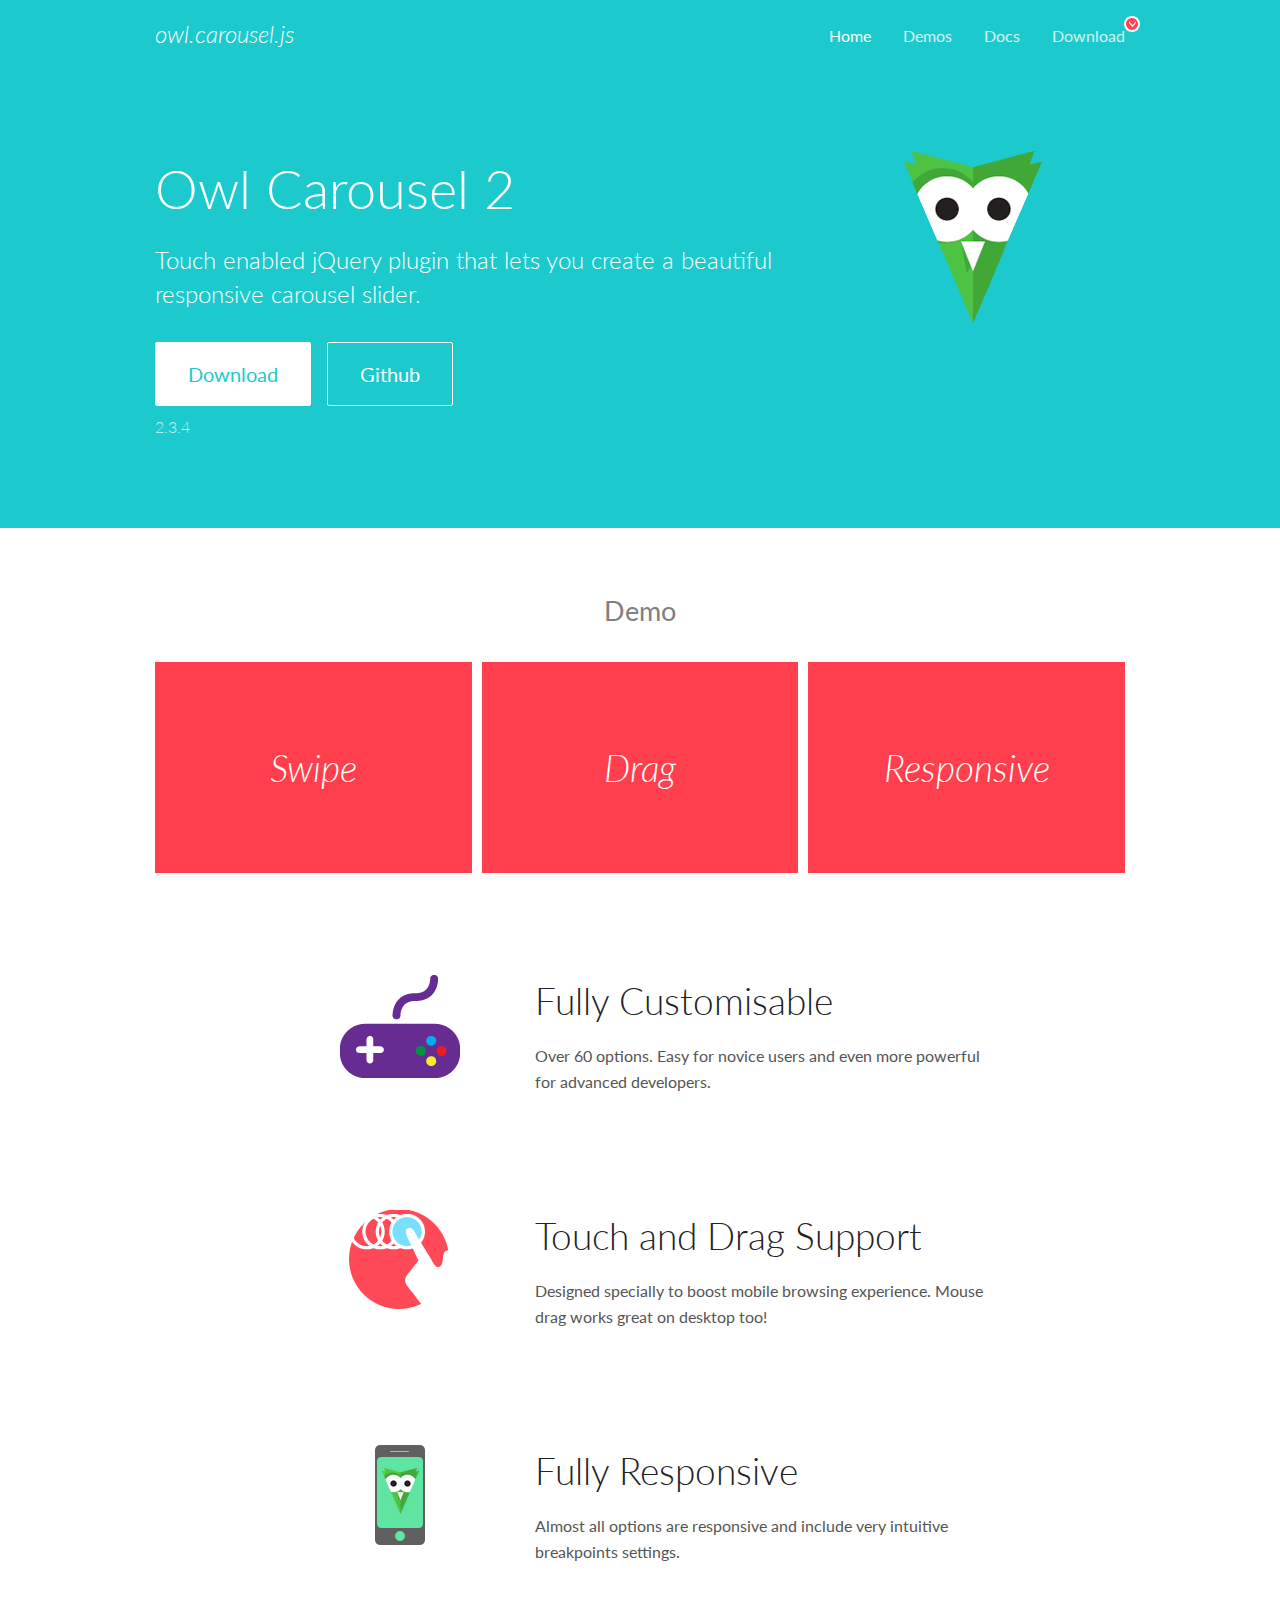
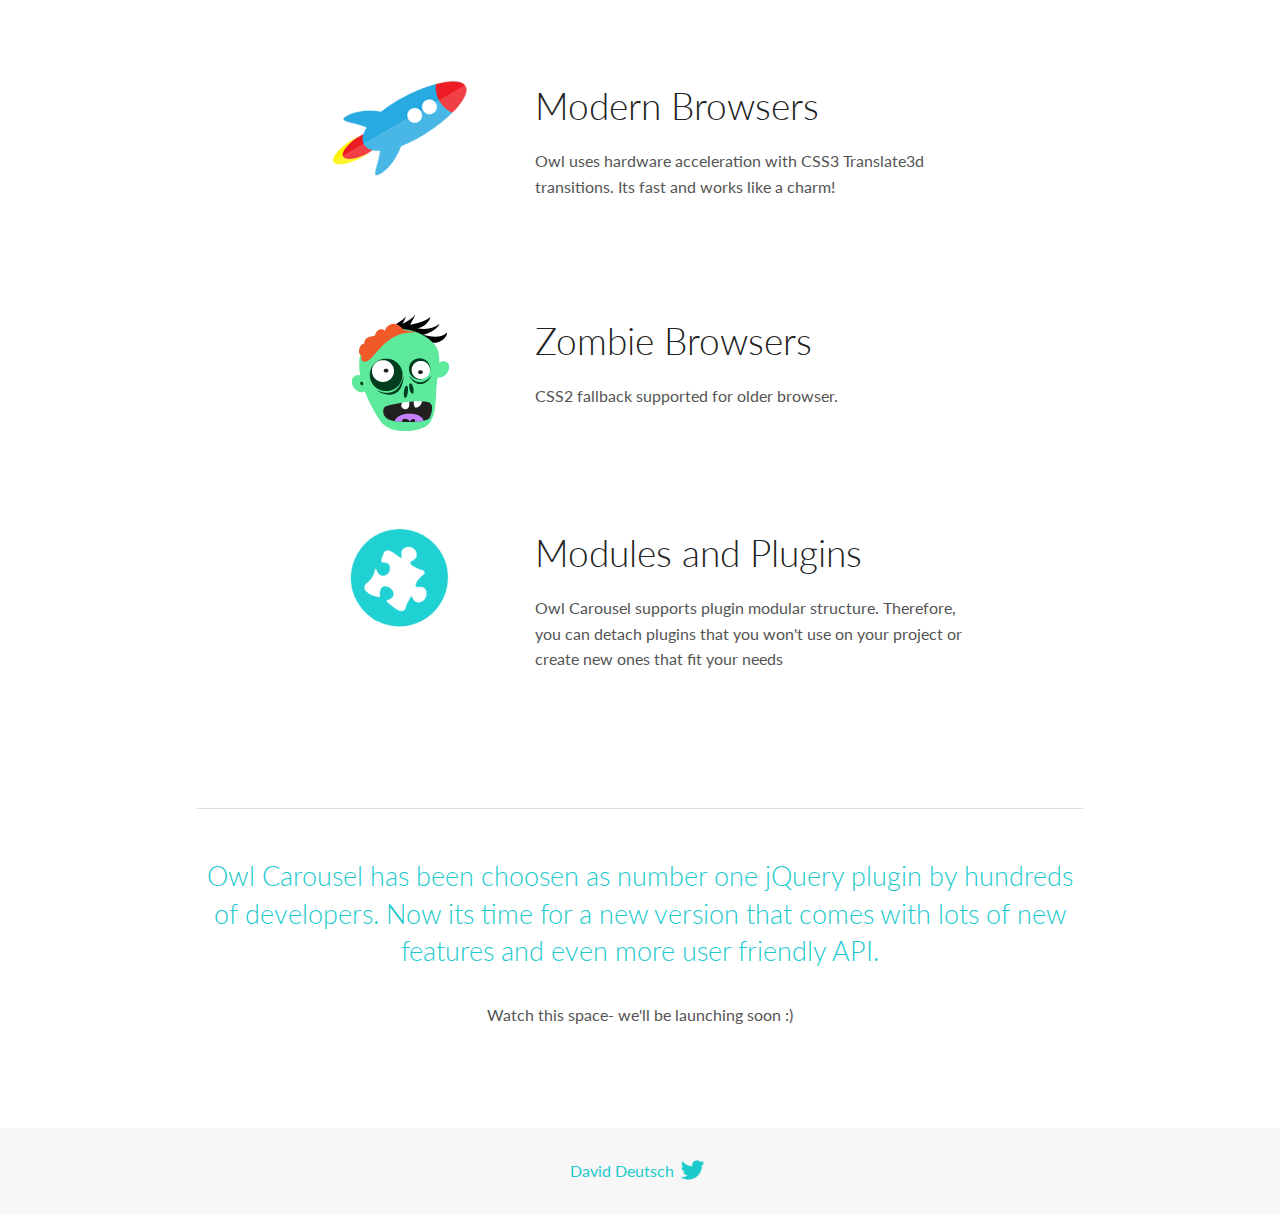
<file: OwlCarousel2-2.3.4/OwlCarousel2-2.3.4/docs/index.html>
<!DOCTYPE html>
<html lang="en">
  <head>

    <!-- head -->
    <meta charset="utf-8">
    <meta name="msapplication-tap-highlight" content="no" />
    <meta name="viewport" content="width=device-width, initial-scale=1.0" />
    <meta name="description" content="Touch enabled jQuery plugin that lets you create beautiful responsive carousel slider.">
    <meta name="author" content="David Deutsch">
    <title>
      Home | Owl Carousel | 2.3.4
    </title>

    <!-- Stylesheets -->
    <link href='https://fonts.googleapis.com/css?family=Lato:300,400,700,400italic,300italic' rel='stylesheet' type='text/css'>
    <link rel="stylesheet" href="assets/css/docs.theme.min.css">

    <!-- Owl Stylesheets -->
    <link rel="stylesheet" href="assets/owlcarousel/assets/owl.carousel.min.css">
    <link rel="stylesheet" href="assets/owlcarousel/assets/owl.theme.default.min.css">

    <!-- HTML5 shim and Respond.js IE8 support of HTML5 elements and media queries -->

    <!--[if lt IE 9]>
      <script src="https://oss.maxcdn.com/libs/html5shiv/3.7.0/html5shiv.js"></script>
      <script src="https://oss.maxcdn.com/libs/respond.js/1.3.0/respond.min.js"></script>
    <![endif]-->

    <!-- Favicons -->
    <link rel="apple-touch-icon-precomposed" sizes="144x144" href="assets/ico/apple-touch-icon-144-precomposed.png">
    <link rel="shortcut icon" href="assets/ico/favicon.png">
    <link rel="shortcut icon" href="favicon.ico">

    <!-- Yeah i know js should not be in header. Its required for demos.-->

    <!-- javascript -->
    <script src="assets/vendors/jquery.min.js"></script>
    <script src="assets/owlcarousel/owl.carousel.js"></script>
  </head>
  <body>

    <!-- header -->
    <header class="header">
      <div class="row">
        <div class="large-12 columns">
          <div class="brand left">
            <h3>
              <a href="/OwlCarousel2/">owl.carousel.js</a> 
            </h3>
          </div>
          <a id="toggle-nav" class="right">
            <span></span> <span></span> <span></span> 
          </a> 
          <div class="nav-bar">
            <ul class="clearfix">
              <li class="active">
                <a href="/OwlCarousel2/index.html">Home</a> 
              </li>
              <li> <a href="/OwlCarousel2/demos/demos.html">Demos</a>  </li>
              <li> <a href="/OwlCarousel2/docs/started-welcome.html">Docs</a>  </li>
              <li>
                <a href="https://github.com/OwlCarousel2/OwlCarousel2/archive/2.3.4.zip">Download</a> 
                <span class="download"></span> 
              </li>
            </ul>
          </div>
        </div>
      </div>
    </header>

    <!-- home panel -->
    <section id="hero">
      <div class="row">
        <div class="large-8 medium-8 columns">
          <h1>Owl Carousel 2</h1>
          <h4>Touch enabled jQuery plugin that lets you create a beautiful responsive carousel slider.</h4>
          <a href="https://github.com/OwlCarousel2/OwlCarousel2/archive/2.3.4.zip" class="hero-button">Download</a> 
          <a href="https://github.com/OwlCarousel2/OwlCarousel2" class="hero-button outline">Github</a> 
          <p>2.3.4</p>
        </div>
        <div class="large-4 medium-4 columns">
          <img class="owl-logo" src="assets/img/owl-logo.png" alt="mr. Owl">
        </div>
      </div>
    </section>

    <!-- body -->
    <div class="home-demo">
      <div class="row">
        <div class="large-12 columns">
          <h3>Demo</h3>
          <div class="owl-carousel">
            <div class="item">
              <h2>Swipe</h2>
            </div>
            <div class="item">
              <h2>Drag</h2>
            </div>
            <div class="item">
              <h2>Responsive</h2>
            </div>
            <div class="item">
              <h2>CSS3</h2>
            </div>
            <div class="item">
              <h2>Fast</h2>
            </div>
            <div class="item">
              <h2>Easy</h2>
            </div>
            <div class="item">
              <h2>Free</h2>
            </div>
            <div class="item">
              <h2>Upgradable</h2>
            </div>
            <div class="item">
              <h2>Tons of options</h2>
            </div>
            <div class="item">
              <h2>Infinity</h2>
            </div>
            <div class="item">
              <h2>Auto Width</h2>
            </div>
          </div>
        </div>
      </div>
    </div>
    <script>
      var owl = $('.owl-carousel');
      owl.owlCarousel({
        margin: 10,
        loop: true,
        responsive: {
          0: {
            items: 1
          },
          600: {
            items: 2
          },
          1000: {
            items: 3
          }
        }
      })
    </script>

    <!-- features -->
    <div id="features">
      <div class="row">
        <div class="small-12 medium-9 small-centered columns">
          <section class="row feature">
            <div class="medium-4 small-12 columns">
              <img src="assets/img/feature-options.png" alt="">
            </div>
            <div class="medium-8 small-12 columns">
              <h2>Fully Customisable</h2>
              <p>Over 60 options. Easy for novice users and even more powerful for advanced developers.</p>
            </div>
          </section>
          <section class="row feature">
            <div class="medium-4 small-12 columns">
              <img src="assets/img/feature-drag.png" alt="">
            </div>
            <div class="medium-8 small-12 columns">
              <h2>Touch and Drag Support</h2>
              <p>Designed specially to boost mobile browsing experience. Mouse drag works great on desktop too!</p>
            </div>
          </section>
          <section class="row feature">
            <div class="medium-4 small-12 columns">
              <img src="assets/img/feature-responsive.png" alt="">
            </div>
            <div class="medium-8 small-12 columns">
              <h2>Fully Responsive</h2>
              <p>Almost all options are responsive and include very intuitive breakpoints settings.</p>
            </div>
          </section>
          <section class="row feature">
            <div class="medium-4 small-12 columns">
              <img src="assets/img/feature-modern.png" alt="">
            </div>
            <div class="medium-8 small-12 columns">
              <h2>Modern Browsers</h2>
              <p>Owl uses hardware acceleration with CSS3 Translate3d transitions. Its fast and works like a charm! </p>
            </div>
          </section>
          <section class="row feature">
            <div class="medium-4 small-12 columns">
              <img src="assets/img/feature-zombie.png" alt="">
            </div>
            <div class="medium-8 small-12 columns">
              <h2>Zombie Browsers</h2>
              <p>CSS2 fallback supported for older browser.</p>
            </div>
          </section>
          <section class="row feature">
            <div class="medium-4 small-12 columns">
              <img src="assets/img/feature-module.png" alt="">
            </div>
            <div class="medium-8 small-12 columns">
              <h2>Modules and Plugins</h2>
              <p>Owl Carousel supports plugin modular structure. Therefore, you can detach plugins that you won&#x27;t use on your project or create new ones that fit your needs</p>
            </div>
          </section>
        </div>
      </div>
    </div>

    <!-- footer -->
    <section id="teaser-text">
      <div class="row">
        <div class="small-12 medium-11 small-centered columns">
          <hr>
          <h3 id="owl-carousel-has-been-choosen-as-number-one-jquery-plugin-by-hundreds-of-developers-now-its-time-for-a-new-version-that-comes-with-lots-of-new-features-and-even-more-user-friendly-api-">Owl Carousel has been choosen as number one jQuery plugin by hundreds of developers. Now its time for a new version that comes with lots of new features and even more user friendly API.</h3>
          <p>Watch this space- we&#39;ll be launching soon :)</p>
        </div>
      </div>
    </section>

    <!-- footer -->
    <footer class="footer">
      <div class="row">
        <div class="large-12 columns">
          <h5>
            <a href="/OwlCarousel2/docs/support-contact.html">David Deutsch</a> 
            <a id="custom-tweet-button" href="https://twitter.com/share?url=https://github.com/OwlCarousel2/OwlCarousel2&text=Owl Carousel - This is so awesome! " target="_blank"></a> 
          </h5>
        </div>
      </div>
    </footer>

    <!-- vendors -->
    <script src="assets/vendors/highlight.js"></script>
    <script src="assets/js/app.js"></script>
  </body>
</html>
</file>
